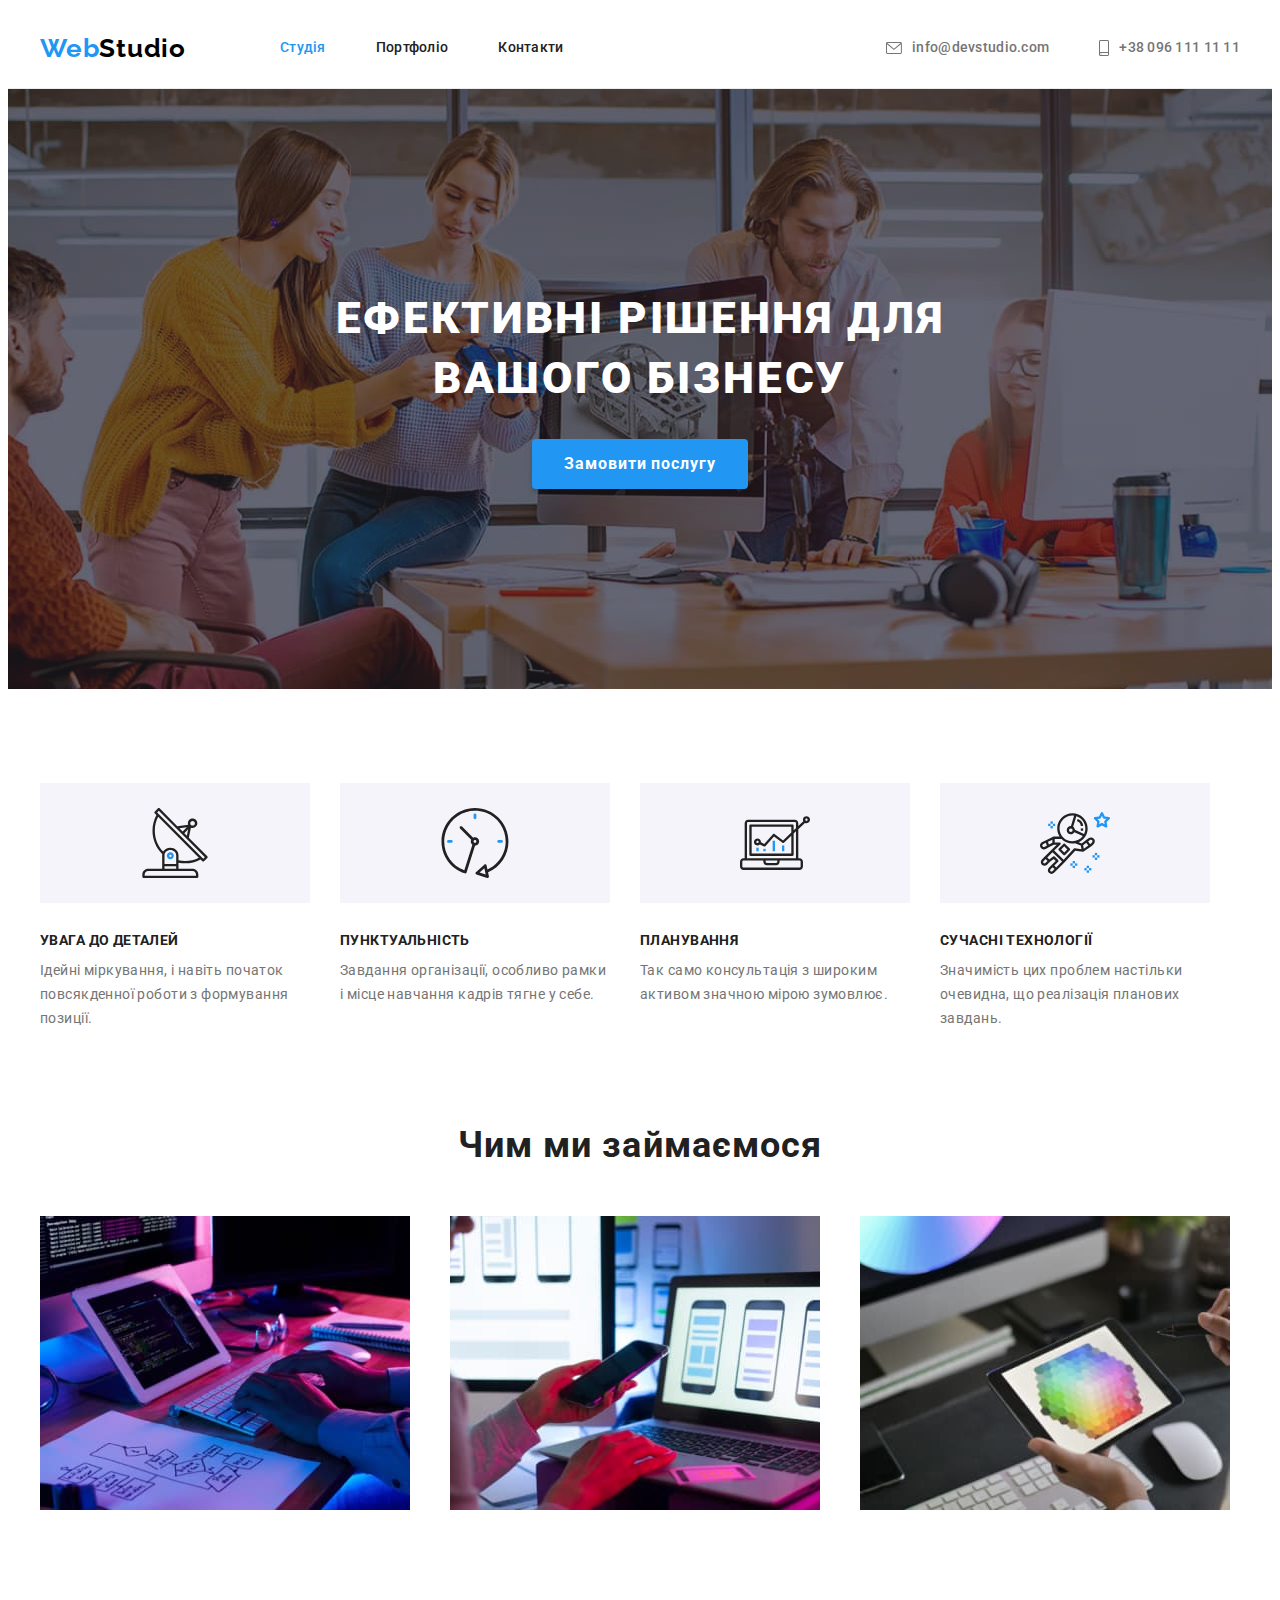
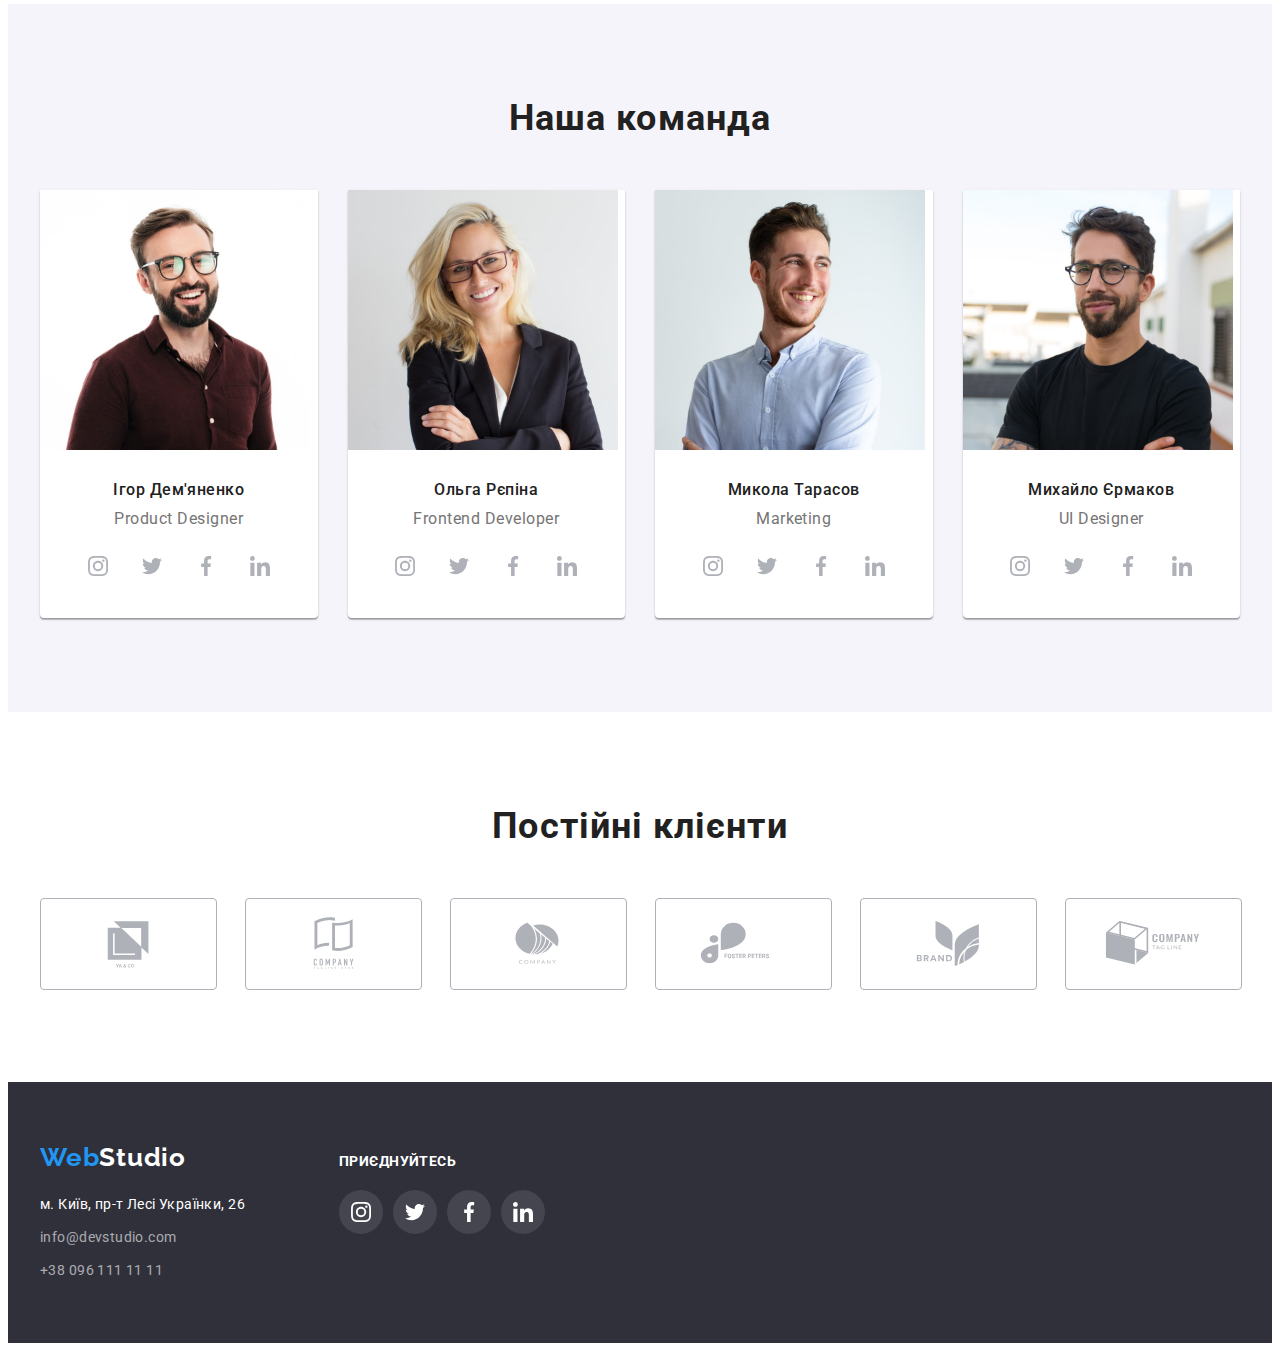
<file: index.html>
<!DOCTYPE html>
<html lang="uk">
<head>
    <meta charset="UTF-8">
    <meta http-equiv="X-UA-Compatible" content="IE=edge">
    <meta name="viewport" content="width=device-width, initial-scale=1.0">
    <title>Студія</title>
    <link rel="preconnect" href="https://fonts.googleapis.com">
    <link rel="preconnect" href="https://fonts.gstatic.com" crossorigin>
    <link href="https://fonts.googleapis.com/css2?family=Raleway:wght@700&family=Roboto:wght@400;500;700;900&display=swap" rel="stylesheet">
    <link rel="stylesheet" 
    href="https://cdnjs.cloudflare.com/ajax/libs/modern-normalize/1.1.0/modern-normalize.min.css" 
    integrity="sha512-wpPYUAdjBVSE4KJnH1VR1HeZfpl1ub8YT/NKx4PuQ5NmX2tKuGu6U/JRp5y+Y8XG2tV+wKQpNHVUX03MfMFn9Q==" 
    crossorigin="anonymous" 
    referrerpolicy="no-referrer" />
    <link rel="stylesheet" href="./css/styles.css">
</head>
<body>
    <header class="header">
        <div class="header-container container">
            <a class="header-logo link" href="./index.html"><span class="logo-part">Web</span>Studio</a>
            <nav>
                <ul class="nav-list list">
                    <li><a class="nav-link link current" href="./index.html">Студія</a></li>
                    <li><a class="nav-link link" href="./portfolio.html">Портфоліо</a></li>
                    <li><a class="nav-link link" href="#">Контакти</a></li>
                </ul>
            </nav>
            <ul class="header-contacts-list list">
                <li><a class="header-contacts link" href="mailto:info@devstudio.com">
                        <svg class="header-icon" width="16" height="12"> 
                            <use href="./images/icons.svg#icon-envelope"></use> 
                        </svg> 
                    info@devstudio.com
                    </a>
                </li>
                <li><a class="header-contacts link" href="tel:+380961111111">
                    <svg class="header-icon" width="10" height="16"> 
                        <use href="./images/icons.svg#icon-smartphone"></use> 
                    </svg> 
                    +38 096 111 11 11
                    </a>
                </li>
            </ul>
        </div>
    </header>

    <main>
        <section class="section-hero">
            <div class="container">
                <h1 class="hero-title">Ефективні рішення для вашого бізнесу</h1>
                <button class="hero-btn" type="button">Замовити послугу</button>
            </div>
        </section>

        <section class="section-benefits section">
            <div class="container">
                <h2 class="visually-hidden">Наші переваги</h2>
                <ul class="benefits-list list">
                    <li class="benefits-item">
                        <div class="benefits-icon">
                            <svg class="" width="70" height="70"> 
                                <use href="./images/icons.svg#icon-antenna"></use> 
                            </svg>
                        </div>
                        <h3 class="benefits-title">УВАГА ДО ДЕТАЛЕЙ</h3>
                        <p class="benefits-text">Ідейні міркування, і навіть початок повсякденної роботи з формування позиції.</p>
                    </li>
                    <li class="benefits-item">
                       <div class="benefits-icon">
                            <svg class="" width="70" height="70"> 
                                <use href="./images/icons.svg#icon-clock"></use> 
                            </svg>
                       </div>
                        <h3 class="benefits-title">ПУНКТУАЛЬНІСТЬ</h3>
                        <p class="benefits-text">Завдання організації, особливо рамки і місце навчання кадрів тягне у себе.</p>
                    </li>
                    <li class="benefits-item">
                        <div class="benefits-icon">
                            <svg class="" width="70" height="70"> 
                                <use href="./images/icons.svg#icon-diagram"></use> 
                            </svg>
                        </div>
                        <h3 class="benefits-title">ПЛАНУВАННЯ</h3>
                        <p class="benefits-text">Так само консультація з широким активом значною мірою зумовлює.</p>
                    </li>
                    <li class="benefits-item">
                        <div class="benefits-icon">
                            <svg class="benefits-icon-astronaut" width="70" height="70"> 
                                <use href="./images/icons.svg#icon-astronaut"></use> 
                            </svg>
                        </div>
                        <h3 class="benefits-title">СУЧАСНІ ТЕХНОЛОГІЇ</h3>
                        <p class="benefits-text">Значимість цих проблем настільки очевидна, що реалізація планових завдань.</p>
                    </li>
                </ul>
            </div>
        </section>
 
        <section class="section-about section">
            <div class="container"> 
                <h2 class="about-main-title">Чим ми займаємося</h2>
                <ul class="about-list list">
                    <li class="about-item"><img src="./images/about-img-1.jpg" alt="Десктопні додатки" width="370" height="294"></li>
                    <li class="about-item"><img src="./images/about-img-2.jpg" alt="Мобільні додатки" width="370" height="294"></li>
                    <li class="about-item"><img src="./images/about-img-3.jpg" alt="Дизайнерські рішення" width="370" height="294"></li>
                </ul>
            </div>
        </section>

        <section class="section-team section">
            <div class="container">
                <h2 class="team-main-title">Наша команда</h2>
                <ul class="team-list list">
                    <li class="team-item">
                        <img src="./images/img.jpg" alt="Член команди" width="270" height="260"> 
                        <div class="team-name">
                            <h3 class="team-title">Ігор Дем'яненко</h4> 
                            <p class="team-text">Product Designer</p>
                            <ul class="team-soc-list list">
                                <li class="team-soc-item">
                                    <a href="" target="_blank" rel="noopener noreferrer nofollow" class="team-soc-link link">
                                        <svg class="team-soc-ikon" width="20" height="20"> 
                                            <use href="./images/icons.svg#icon-instagram"></use> 
                                        </svg>
                                    </a>
                                </li>
                                <li class="team-soc-item">
                                    <a href="" target="_blank" rel="noopener noreferrer nofollow" class="team-soc-link link">
                                        <svg class="team-soc-ikon" width="20" height="20"> 
                                            <use href="./images/icons.svg#icon-twitter"></use> 
                                        </svg> 
                                    </a>
                                </li>
                                <li class="team-soc-item">
                                    <a href="" target="_blank" rel="noopener noreferrer nofollow" class="team-soc-link link">
                                        <svg class="team-soc-ikon" width="20" height="20"> 
                                            <use href="./images/icons.svg#icon-facebook"></use> 
                                        </svg>
                                    </a>
                                </li>
                                <li class="team-soc-item">
                                    <a href="" target="_blank" rel="noopener noreferrer nofollow" class="team-soc-link link">
                                        <svg class="team-soc-ikon" width="20" height="20"> 
                                            <use href="./images/icons.svg#icon-linkedin"></use> 
                                        </svg>
                                    </a>
                                </li>
                            </ul>
                        </div>
                    </li>
                    <li class="team-item">
                        <img src="./images/img2.jpg" alt="Член команди" width="270" height="260"> 
                        <div class="team-name">
                            <h3 class="team-title">Ольга Рєпіна</h4> 
                            <p class="team-text">Frontend Developer</p>
                            <ul class="team-soc-list list">
                                <li class="team-soc-item">
                                    <a href="" target="_blank" rel="noopener noreferrer nofollow" class="team-soc-link link">
                                        <svg class="team-soc-ikon" width="20" height="20"> 
                                            <use href="./images/icons.svg#icon-instagram"></use> 
                                        </svg>
                                    </a>
                                </li>
                                <li class="team-soc-item">
                                    <a href="" target="_blank" rel="noopener noreferrer nofollow" class="team-soc-link link">
                                        <svg class="team-soc-ikon" width="20" height="20"> 
                                            <use href="./images/icons.svg#icon-twitter"></use> 
                                        </svg> 
                                    </a>
                                </li>
                                <li class="team-soc-item">
                                    <a href="" target="_blank" rel="noopener noreferrer nofollow" class="team-soc-link link">
                                        <svg class="team-soc-ikon" width="20" height="20"> 
                                            <use href="./images/icons.svg#icon-facebook"></use> 
                                        </svg>
                                    </a>
                                </li>
                                <li class="team-soc-item">
                                    <a href="" target="_blank" rel="noopener noreferrer nofollow" class="team-soc-link link">
                                        <svg class="team-soc-ikon" width="20" height="20"> 
                                            <use href="./images/icons.svg#icon-linkedin"></use> 
                                        </svg>
                                    </a>
                                </li>
                            </ul>
                        </div>
                    </li>
                    <li class="team-item">
                        <img src="./images/img3.jpg" alt="Член команди" width="270" height="260"> 
                        <div class="team-name">
                            <h3 class="team-title">Микола Тарасов</h4> 
                            <p class="team-text">Marketing</p>
                            <ul class="team-soc-list list">
                                <li class="team-soc-item">
                                    <a href="" target="_blank" rel="noopener noreferrer nofollow" class="team-soc-link link">
                                        <svg class="team-soc-ikon" width="20" height="20"> 
                                            <use href="./images/icons.svg#icon-instagram"></use> 
                                        </svg>
                                    </a>
                                </li>
                                <li class="team-soc-item">
                                    <a href="" target="_blank" rel="noopener noreferrer nofollow" class="team-soc-link link">
                                        <svg class="team-soc-ikon" width="20" height="20"> 
                                            <use href="./images/icons.svg#icon-twitter"></use> 
                                        </svg> 
                                    </a>
                                </li>
                                <li class="team-soc-item">
                                    <a href="" target="_blank" rel="noopener noreferrer nofollow" class="team-soc-link link">
                                        <svg class="team-soc-ikon" width="20" height="20"> 
                                            <use href="./images/icons.svg#icon-facebook"></use> 
                                        </svg>
                                    </a>
                                </li>
                                <li class="team-soc-item">
                                    <a href="" target="_blank" rel="noopener noreferrer nofollow" class="team-soc-link link">
                                        <svg class="team-soc-ikon" width="20" height="20"> 
                                            <use href="./images/icons.svg#icon-linkedin"></use> 
                                        </svg>
                                    </a>
                                </li>
                            </ul>
                        </div>
                    </li>
                    <li class="team-item">
                        <img src="./images/img4.jpg" alt="Член команди" width="270" height="260"> 
                        <div class="team-name">
                            <h3 class="team-title">Михайло Єрмаков</h4> 
                            <p class="team-text">UI Designer</p>
                            <ul class="team-soc-list list">
                                <li class="team-soc-item">
                                    <a href="" target="_blank" rel="noopener noreferrer nofollow" class="team-soc-link link">
                                        <svg class="team-soc-ikon" width="20" height="20"> 
                                            <use href="./images/icons.svg#icon-instagram"></use> 
                                        </svg>
                                    </a>
                                </li>
                                <li class="team-soc-item">
                                    <a href="" target="_blank" rel="noopener noreferrer nofollow" class="team-soc-link link">
                                        <svg class="team-soc-ikon" width="20" height="20"> 
                                            <use href="./images/icons.svg#icon-twitter"></use> 
                                        </svg> 
                                    </a>
                                </li>
                                <li class="team-soc-item">
                                    <a href="" target="_blank" rel="noopener noreferrer nofollow" class="team-soc-link link">
                                        <svg class="team-soc-ikon" width="20" height="20"> 
                                            <use href="./images/icons.svg#icon-facebook"></use> 
                                        </svg>
                                    </a>
                                </li>
                                <li class="team-soc-item">
                                    <a href="" target="_blank" rel="noopener noreferrer nofollow" class="team-soc-link link">
                                        <svg class="team-soc-ikon" width="20" height="20"> 
                                            <use href="./images/icons.svg#icon-linkedin"></use> 
                                        </svg>
                                    </a>
                                </li>
                            </ul>
                        </div>
                    </li>
                </ul>
            </div>
        </section>

        <section class="customer-section section">
            <div class="container"> 
                <h2 class="customer-main-title">Постійні клієнти</h2>
                <ul class="customer-list list">
                    <li class="customer-item">
                        <a href="" class="customer-link link">
                            <svg class="team-soc-ikon" width="106" height="60"> 
                                <use href="./images/icons.svg#icon-Logo"></use> 
                            </svg>
                        </a>
                    </li>
                    <li class="customer-item">
                        <a href="" class="customer-link link">
                            <svg class="customer-soc-ikon" width="106" height="60"> 
                                <use href="./images/icons.svg#icon-Logo2"></use> 
                            </svg>
                        </a>
                    </li>
                    <li class="customer-item">
                        <a href="" class="customer-link link">
                            <svg class="customer-soc-ikon" width="106" height="60"> 
                                <use href="./images/icons.svg#icon-Logo3"></use> 
                            </svg>
                        </a>
                    </li>
                    <li class="customer-item">
                        <a href="" class="customer-link link">
                            <svg class="customer-soc-ikon" width="106" height="60"> 
                                <use href="./images/icons.svg#icon-Logo4"></use> 
                            </svg>
                        </a>
                    </li>
                    <li class="customer-item">
                        <a href="" class="customer-link link">
                            <svg class="customer-soc-ikon" width="106" height="60"> 
                                <use href="./images/icons.svg#icon-Logo5"></use> 
                            </svg>   
                        </a>
                    </li>
                    <li class="customer-item">
                        <a href="" class="customer-link link">
                            <svg class="customer-soc-ikon" width="106" height="60"> 
                                <use href="./images/icons.svg#icon-Logo6"></use> 
                            </svg>
                        </a>
                    </li>
                </ul>
            </div>
        </section>
    </main>

    <footer class="footer">
        <div class="container">
          <div class="footer-sections">
               <div>
                    <a class="footer-logo link" href="index.html"><span class="logo-part">Web</span>Studio</a>
                    <address>
                        <ul class="footer-contacts-list list">
                            <li class="footer-contacts-item"><a class="footer-contacts address link" href="https://goo.gl/maps/38y7UQBGhoWMTXsQ7" 
                                target="_blank" 
                                rel="noopener noreferrer nofollow">
                                м. Київ, пр-т Лесі Українки, 26
                                </a> </li>
                            <li class="footer-contacts-item"><a class="footer-contacts link" href="mailto:info@devstudio.com">info@devstudio.com</a></li>
                            <li class="footer-contacts-item"><a class="footer-contacts link" href="tel:+380961111111">+38 096 111 11 11</a></li>
                        </ul>
                    </address>
               </div>
                <div>
                    <h3 class="footer-soc-title">Приєднуйтесь</h3>
                    <ul class="footer-soc-list list">
                        <li class="footer-soc-item">
                            <a href="" target="_blank" rel="noopener noreferrer nofollow" class="footer-soc-link link">
                                <svg class="footer-soc-ikon" width="20" height="20"> 
                                    <use href="./images/icons.svg#icon-instagram"></use> 
                                </svg>
                            </a>
                        </li>
                        <li class="footer-soc-item">
                            <a href="" target="_blank" rel="noopener noreferrer nofollow" class="footer-soc-link link">
                                <svg class="footer-soc-ikon" width="20" height="20"> 
                                    <use href="./images/icons.svg#icon-twitter"></use> 
                                </svg> 
                            </a>
                        </li>
                        <li class="footer-soc-item">
                            <a href="" target="_blank" rel="noopener noreferrer nofollow" class="footer-soc-link link">
                                <svg class="footer-soc-ikon" width="20" height="20"> 
                                    <use href="./images/icons.svg#icon-facebook"></use> 
                                </svg>
                            </a>
                        </li>
                        <li class="footer-soc-item">
                            <a href="" target="_blank" rel="noopener noreferrer nofollow" class="footer-soc-link link">
                                <svg class="footer-soc-ikon" width="20" height="20"> 
                                    <use href="./images/icons.svg#icon-linkedin"></use> 
                                </svg>
                            </a>
                        </li>
                    </ul>
                </div>
          </div>
        </div>
    </footer>

</body>
</html>
</file>
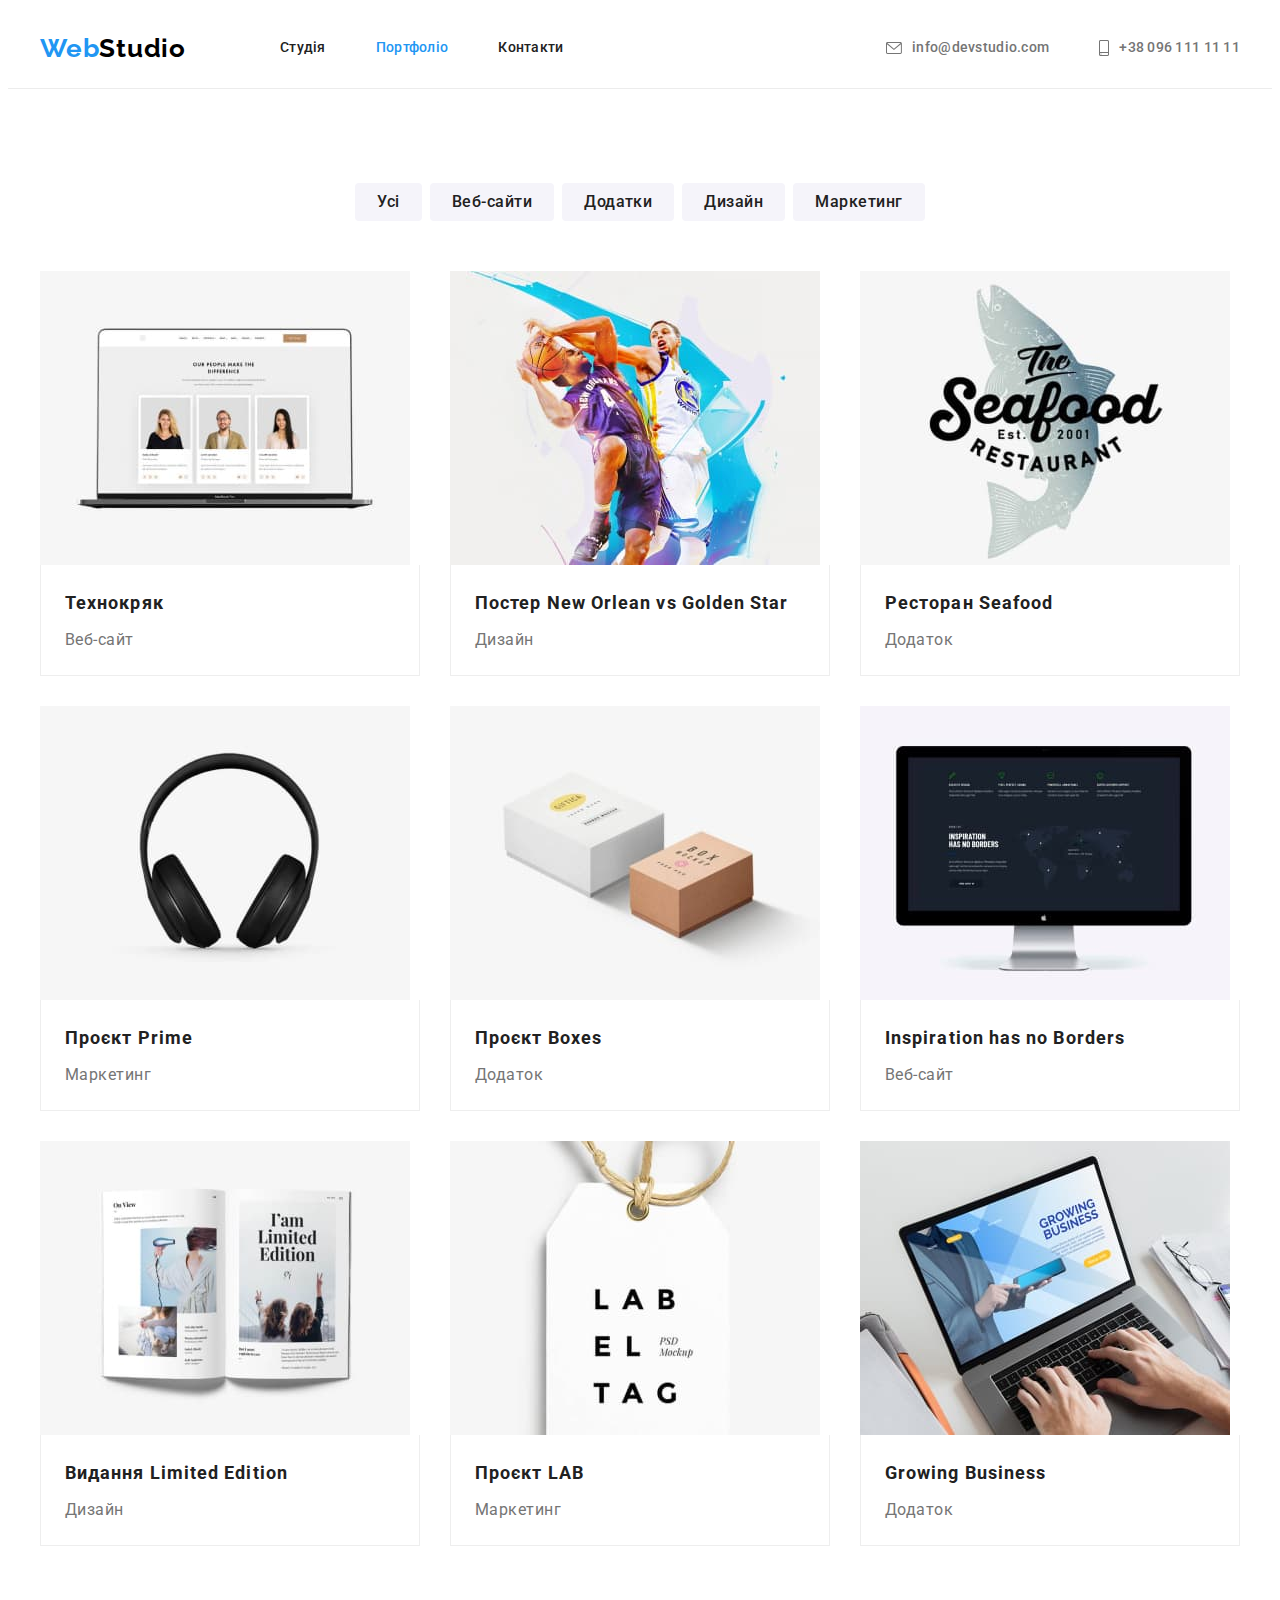
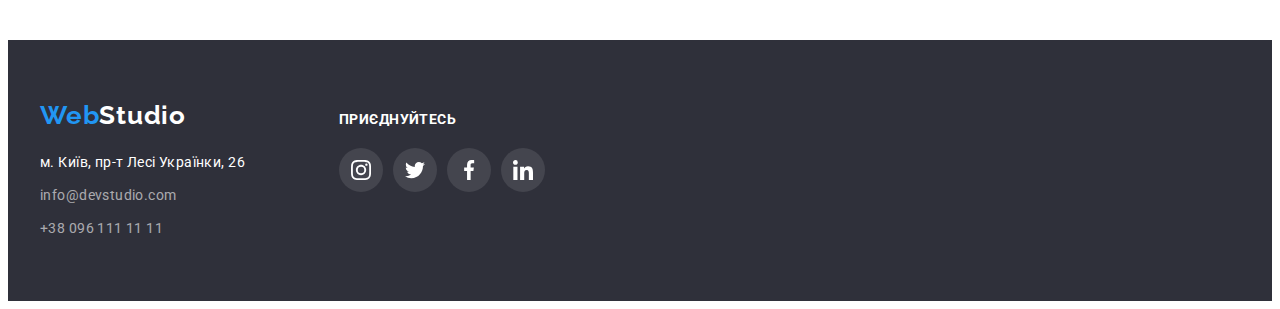
<file: portfolio.html>
<!DOCTYPE html>
<html lang="uk">
<head>
    <meta charset="UTF-8">
    <meta http-equiv="X-UA-Compatible" content="IE=edge">
    <meta name="viewport" content="width=device-width, initial-scale=1.0">
    <title>Портфоліо</title>
    <link rel="preconnect" href="https://fonts.googleapis.com">
    <link rel="preconnect" href="https://fonts.gstatic.com" crossorigin>
    <link href="https://fonts.googleapis.com/css2?family=Raleway:wght@700&family=Roboto:wght@400;500;700;900&display=swap" rel="stylesheet">
    <link rel="stylesheet" 
    href="https://cdnjs.cloudflare.com/ajax/libs/modern-normalize/1.1.0/modern-normalize.min.css" 
    integrity="sha512-wpPYUAdjBVSE4KJnH1VR1HeZfpl1ub8YT/NKx4PuQ5NmX2tKuGu6U/JRp5y+Y8XG2tV+wKQpNHVUX03MfMFn9Q==" 
    crossorigin="anonymous" 
    referrerpolicy="no-referrer" />
    <link rel="stylesheet" href="./css/styles.css">
</head>
<body>
    <header class="header">
        <div class="header-container container">
            <a class="header-logo link" href="./index.html"><span class="logo-part">Web</span>Studio</a>
            <nav>
                <ul class="nav-list list">
                    <li><a class="nav-link link" href="./index.html">Студія</a></li>
                    <li><a class="nav-link link current" href="./portfolio.html">Портфоліо</a></li>
                    <li><a class="nav-link link" href="#">Контакти</a></li>
                </ul>
            </nav>
            <ul class="header-contacts-list list">
                <li><a class="header-contacts link" href="mailto:info@devstudio.com">
                        <svg class="header-icon" width="16" height="12"> 
                            <use href="./images/icons.svg#icon-envelope"></use> 
                        </svg> 
                    info@devstudio.com
                    </a>
                </li>
                <li><a class="header-contacts link" href="tel:+380961111111">
                    <svg class="header-icon" width="10" height="16"> 
                        <use href="./images/icons.svg#icon-smartphone"></use> 
                    </svg> 
                    +38 096 111 11 11
                    </a>
                </li>
            </ul>
        </div>
    </header>

    <main>
        <section class="section-portfolio section">
            <div class="container">
                <h1 class="visually-hidden">Наші роботи</h1>
                <ul class="filter-list list">
                    <li><button class="filter-btn" type="button">Усі</button></li>
                    <li><button class="filter-btn" type="button">Веб-сайти</button></li>
                    <li><button class="filter-btn" type="button">Додатки</button></li>
                    <li><button class="filter-btn" type="button">Дизайн</button></li>
                    <li><button class="filter-btn" type="button">Маркетинг</button></li>
                </ul>
                <ul class="portfolio-list list">
                    <li class="portfolio-item"> <a class="portfolio-link link" href="">
                        <img src="./images/img-portfolio-1.jpg" alt="Приклад роботи" width="370" >
                        <div class="portfolio-name"><h2 class="portfolio-title">Технокряк</h2>
                        <p class="portfolio-text">Веб-сайт</p></div>
                    </a>
                    </li>

                    <li class="portfolio-item"> <a class="portfolio-link link" href=""> 
                        <img src="./images/img-portfolio-2.jpg" alt="Приклад роботи" width="370" ">
                        <div class="portfolio-name"><h2 class="portfolio-title">Постер New Orlean vs Golden Star </h2>
                        <p class="portfolio-text">Дизайн</p></div>
                    </a>
                    </li>

                    <li class="portfolio-item"> <a class="portfolio-link link" href=""> 
                        <img src="./images/img-portfolio-3.jpg" alt="Приклад роботи" width="370" >
                        <div class="portfolio-name"><h2 class="portfolio-title">Ресторан Seafood</h2>
                        <p class="portfolio-text">Додаток</p></div>
                    </a>
                    </li>

                    <li class="portfolio-item"> <a class="portfolio-link link" href=""> 
                        <img src="./images/img-portfolio-4.jpg" alt="Приклад роботи" width="370" height="294">
                        <div class="portfolio-name"><h2 class="portfolio-title">Проєкт Prime</h2>
                        <p class="portfolio-text">Маркетинг</p></div>
                    </a>
                    </li>

                    <li class="portfolio-item"> <a class="portfolio-link link" href="">
                        <img src="./images/img-portfolio-5.jpg" alt="Приклад роботи" width="370" height="294">
                        <div class="portfolio-name"><h2 class="portfolio-title">Проєкт Boxes</h2>
                        <p class="portfolio-text">Додаток</p></div>
                    </a>
                    </li>

                    <li class="portfolio-item"> <a class="portfolio-link link" href="">
                        <img src="./images/img-portfolio-6.jpg" alt="Приклад роботи" width="370" height="294">
                        <div class="portfolio-name"><h2 class="portfolio-title">Inspiration has no Borders</h2>
                        <p class="portfolio-text">Веб-сайт</p></div>
                    </a>
                    </li>

                    <li class="portfolio-item"> <a class="portfolio-link link" href="">
                        <img src="./images/img-portfolio-7.jpg" alt="Приклад роботи" width="370" height="294">
                        <div class="portfolio-name"><h2 class="portfolio-title">Видання Limited Edition</h2>
                        <p class="portfolio-text">Дизайн</p></div>
                    </a>
                    </li>

                    <li class="portfolio-item"> <a class="portfolio-link link" href="">
                        <img src="./images/img-portfolio-8.jpg" alt="Приклад роботи" width="370" height="294">
                        <div class="portfolio-name"><h2 class="portfolio-title">Проєкт LAB</h2>
                        <p class="portfolio-text">Маркетинг</p></div>
                    </a>
                    </li>

                    <li class="portfolio-item"> <a class="portfolio-link link" href="">
                        <img src="./images/img-portfolio-9.jpg" alt="Приклад роботи" width="370" height="294">
                        <div class="portfolio-name"><h2 class="portfolio-title">Growing Business</h2>
                        <p class="portfolio-text">Додаток</p></div>
                    </a>
                    </li>
                </ul>
            </div>
        </section>
    </main>

    <footer class="footer">
        <div class="container">
          <div class="footer-sections">
               <div>
                    <a class="footer-logo link" href="index.html"><span class="logo-part">Web</span>Studio</a>
                    <address>
                        <ul class="footer-contacts-list list">
                            <li class="footer-contacts-item"><a class="footer-contacts address link" href="https://goo.gl/maps/38y7UQBGhoWMTXsQ7" 
                                target="_blank" 
                                rel="noopener noreferrer nofollow">
                                м. Київ, пр-т Лесі Українки, 26
                                </a> </li>
                            <li class="footer-contacts-item"><a class="footer-contacts link" href="mailto:info@devstudio.com">info@devstudio.com</a></li>
                            <li class="footer-contacts-item"><a class="footer-contacts link" href="tel:+380961111111">+38 096 111 11 11</a></li>
                        </ul>
                    </address>
               </div>
                <div>
                    <h3 class="footer-soc-title">Приєднуйтесь</h3>
                    <ul class="footer-soc-list list">
                        <li class="footer-soc-item">
                            <a href="" target="_blank" rel="noopener noreferrer nofollow" class="footer-soc-link link">
                                <svg class="footer-soc-ikon" width="20" height="20"> 
                                    <use href="./images/icons.svg#icon-instagram"></use> 
                                </svg>
                            </a>
                        </li>
                        <li class="footer-soc-item">
                            <a href="" target="_blank" rel="noopener noreferrer nofollow" class="footer-soc-link link">
                                <svg class="footer-soc-ikon" width="20" height="20"> 
                                    <use href="./images/icons.svg#icon-twitter"></use> 
                                </svg> 
                            </a>
                        </li>
                        <li class="footer-soc-item">
                            <a href="" target="_blank" rel="noopener noreferrer nofollow" class="footer-soc-link link">
                                <svg class="footer-soc-ikon" width="20" height="20"> 
                                    <use href="./images/icons.svg#icon-facebook"></use> 
                                </svg>
                            </a>
                        </li>
                        <li class="footer-soc-item">
                            <a href="" target="_blank" rel="noopener noreferrer nofollow" class="footer-soc-link link">
                                <svg class="footer-soc-ikon" width="20" height="20"> 
                                    <use href="./images/icons.svg#icon-linkedin"></use> 
                                </svg>
                            </a>
                        </li>
                    </ul>
                </div>
          </div>
        </div>
    </footer>

</body>
</html>
</file>
<file: css/styles.css>
/* font-family: 'Raleway', sans-serif;
font-family: 'Roboto', sans-serif;  */

:root{
    --primary-text-color:#757575;
    --title-text-color:#212121;;
    --dark-background-text-color:#FFFFFF;
    --accent-color: #2196F3;
    --contacts-footer-text-color: rgba(255, 255, 255, 0.6);
    --btn-active-color:#188CE8;

    --logo-header-color:#000000;
    --logo-footer-color: #FFFFFF;

    --primari-background-color:#FFFFFF;
    --team-background-color: #F5F4FA;
    --dark-background-color:#2F303A;
    
}

p,
h1,
h2,
h3,
h4,
h5,
h6{
    margin: 0;
}

ul,
ol{
    margin: 0;
    padding-left: 0;
}

button{
    cursor: pointer;
}

address{
    font-style: normal;
}

img{
    display: block;
    max-width: 100%;
    height: auto;
}

body{
    font-family: 'Roboto', sans-serif;
    color: var(--primary-text-color);
    background-color: var(--primari-background-color);
}

.section{
    padding-top: 94px;
    padding-bottom: 94px;
}

.container{
    width: 1200px;
    padding-left: 15px;
    padding-right: 15px;
    margin: 0 auto;
}

.list{
    list-style: none;
}

.link{
    text-decoration: none;
}

.visually-hidden {
    position: absolute;
    width: 1px;
    height: 1px;
    margin: -1px;
    border: 0;
    padding: 0;
    
    white-space: nowrap;
    clip-path: inset(100%);
    clip: rect(0 0 0 0);
    overflow: hidden;
  }


/* ------------------HEDER----------------- */

.header{
    background-color:var(--primari-background-color);
    border-bottom: 1px solid #ECECEC;
}

.header-container{
    display: flex;
    align-items:center;
}

.header-logo,
.footer-logo{
    font-family: 'Raleway', sans-serif;
    font-weight: 700;
    font-size: 26px;
    line-height: 1.19;
    letter-spacing: 0.03em;
    color: var(--logo-header-color);
}
.logo-part{
    color: var(--accent-color);
}

.header-logo{
    color: var(--logo-header-color);
    margin-right: 94px;
}

.nav-list{
    display: flex;
    align-items:center;
    gap: 50px;
}

.nav-list .current{
    color: var(--accent-color);
}
.nav-link{
    font-weight: 500;
    font-size: 14px;
    line-height: 1.14;
    letter-spacing: 0.02em;
    color:var(--title-text-color);

    padding-top: 32px;
    padding-bottom: 32px;
    display: block;
}

.nav-link:hover,
.nav-link:focus
{
    color:var(--accent-color);
}

.header-contacts-list{
    display: flex;
    margin-left: auto;
    gap: 50px;
}

.header-contacts{
    font-weight: 500;
    font-size: 14px;
    line-height: 1.14;
    letter-spacing: 0.02em;
    color: var(--primary-text-color);

    padding-top: 32px;
    padding-bottom: 32px;
    display: flex;
    align-items: center;
}
.header-icon{
    fill: currentColor;
    margin-right: 10px;
}

.header-contacts:hover,
.header-contacts:focus{
    color: var(--accent-color);
}

/* ------------------SECTION HERO----------------- */

.section-hero{
    background-color: #C4C4C4;
    background-image: linear-gradient(
        rgba(47, 48, 58, 0.4),
        rgba(47, 48, 58, 0.4)
        ),
        url(../images/Image-background.jpg);
    background-repeat: no-repeat;
    background-position: center;
    background-size: cover;
    max-width: 1600px;
    margin: 0 auto;
    
    padding-top: 200px;
    padding-bottom: 200px;
    text-align: center;
}

.hero-title{
    font-weight: 900;
    font-size: 44px;
    line-height: 1.36;
    text-align: center;
    letter-spacing: 0.06em;
    text-transform: uppercase;
    color: var(--dark-background-text-color);

    max-width: 696px;
    margin: 0 auto 30px auto;
}

.hero-btn{
    font-family: inherit;
    font-weight: 700;
    font-size: 16px;
    line-height: 1.88;
    text-align: center;
    letter-spacing: 0.06em;
    color: var(--dark-background-text-color);
    background-color: var(--accent-color);
    box-shadow: 0px 4px 4px rgba(0, 0, 0, 0.15);
    cursor: pointer;
    
    min-width: 216px;
    padding: 10px 32px;
    border:0;
    border-radius: 4px;
}

.hero-btn:hover,
.hero-btn:focus{
    background-color:var(--btn-active-color);
}

/* ------------------SECTION BENEFITS----------------- */

.section-benefits {
    background-color:var(--primari-background-color);
    padding-bottom: 0;
}

.benefits-list{
    display: flex;
    gap: 30px;
}

.benefits-item{
    width: 270px;
}

.benefits-icon{
    width: 100%;
    height: 120px;
    display: flex;
    align-items: center;
    justify-content: center;
    background-color: rgba(245, 244, 250, 1);
    margin-bottom: 30px;
}

.benefits-title{
    font-size: 14px;
    line-height: 1.14;
    letter-spacing: 0.03em;
    text-transform: uppercase;
    color: var(--title-text-color);
    margin-bottom: 10px;
}

.benefits-text{
    font-size: 14px;
    line-height: 1.71;
    letter-spacing: 0.03em;
    color: var(--primary-text-color);
}

/* ------------------SECTION ABOUT----------------- */
.section-about{
    background-color:var(--primari-background-color); 
}

.about-main-title{
    font-size: 36px;
    line-height:1.16;
    text-align: center;
    letter-spacing: 0.03em;
    color: var(--title-text-color);

    margin-bottom: 50px;
}

.about-list{
    display: flex;
    gap: 30px;
}
.about-item{
    width: calc((100% - 60px) / 3); 
}

/* ------------------SECTION TEAM----------------- */

.section-team{
    background-color: var(--team-background-color); 
}

.team-list{
    display: flex;
    gap: 30px;
}
.team-item{
    background-color: var(--primari-background-color); 
    width: calc((100% - 90px) / 4);
    box-shadow: 0px 1px 3px rgba(0, 0, 0, 0.12), 
    0px 1px 1px rgba(0, 0, 0, 0.14), 
    0px 2px 1px rgba(0, 0, 0, 0.2);

    border-radius: 0px 0px 4px 4px; 
}

.team-main-title{
    font-size: 36px;
    line-height:1.16;
    text-align: center;
    letter-spacing: 0.03em;
    color: var(--title-text-color); 
    
    margin-bottom: 50px;
}

.team-name{
    padding-top: 30px;
    padding-bottom: 30px;
}


.team-title{
    font-weight: 500;
    font-size: 16px;
    line-height: 1.19;
    text-align: center;
    letter-spacing: 0.03em;
    color: var(--title-text-color);

    margin-bottom: 10px
}
.team-text{
    font-size: 16px;
    line-height: 1.19;
    text-align: center;
    letter-spacing: 0.03em;
    color: var(--primary-text-color);
    margin-bottom: 16px;
}

.team-soc-list{
    display: flex;
    justify-content: center;
    gap: 10px;
}

.team-soc-item{
    width: 44px;
    height: 44px;
}

.team-soc-link{
    width: 100%;
    height: 100%;
    border-radius: 50%;
    display: flex;
    align-items: center;
    justify-content: center;
    color: rgba(175, 177, 184, 1);
}
.team-soc-link:hover,
.team-soc-link:focus{
    background: var(--accent-color);  
    color: var(--dark-background-text-color); 
}

.team-soc-ikon{
    fill: currentColor;
}

/* ------------------CUSTOMER----------------- */

.customer-main-title{
    font-size: 36px;
    line-height:1.16;
    text-align: center;
    letter-spacing: 0.03em;
    color: var(--title-text-color); 
    
    margin-bottom: 50px;
}

.customer-list{
    display: flex;
    justify-content: center;
    gap: 30px;
}

.customer-item{
    width: calc((100% - 150px) / 6);
    height: 90px;
}

.customer-link{
    width: 100%;
    height: 100%;
    border: 1px solid rgba(175, 177, 184, 1);
    border-radius: 4px;
    display: flex;
    align-items: center;
    justify-content: center;
    color: rgba(175, 177, 184, 1);
}

.customer-soc-ikon{
    fill: currentColor;
}

.customer-link:hover,
.customer-link:focus{
    color: var(--accent-color);
    border-color: var(--accent-color);   
}

/* ------------------FOOTER----------------- */

.footer{
    background-color: var(--dark-background-color);
    padding-top: 60px;
    padding-bottom: 60px;
}

.footer-logo{
    color: var(--logo-footer-color);
    display: block;
    margin-bottom: 20px;
}

.footer-contacts-item:not(:last-child) {
    margin-bottom: 9px;
}

.footer-contacts{
    font-style: normal;
    font-size: 14px;
    line-height: 1.71;
    letter-spacing: 0.03em;
}

.footer-contacts{
    color:var(--contacts-footer-text-color);
}

.address{
    color: var(--dark-background-text-color);
}

.footer-contacts:hover,
.footer-contacts:focus{
    color: var(--accent-color);
}

.footer-sections{
    display: flex;
    gap: 94px;
    align-items: baseline;
}

.footer-soc-title{
    font-family: 'Roboto';
    font-style: normal;
    font-weight: 700;
    font-size: 14px;
    line-height: 1.14;
    letter-spacing: 0.03em;
    text-transform: uppercase;
    color: var(--dark-background-text-color);
    margin-bottom: 20px;
}
.footer-soc-list{
    display: flex;
    justify-content: center;
    gap: 10px;
}

.footer-soc-item{
    width: 44px;
    height: 44px;
}

.footer-soc-link{
    width: 100%;
    height: 100%;
    border-radius: 50%;
    display: flex;
    align-items: center;
    justify-content: center;
    background-color:rgba(255, 255, 255, 0.1);
}
.footer-soc-link:hover,
.footer-soc-link:focus{
    background: var(--accent-color); 
}

.footer-soc-ikon{
    fill: var(--dark-background-text-color);
}

/* ------------------PORTFOLIO----------------- */

.section-portfolio{
    background-color:var(--primari-background-color);
}

.filter-list{
    display: flex;
    justify-content:center;
    gap: 8px;
    margin-bottom: 50px;
}

.filter-btn{
    font-family: inherit;
    font-weight: 500;
    font-size: 16px;
    line-height: 1.62;
    text-align: center;
    letter-spacing: 0.03em;
    color: var(--title-text-color);
    cursor: pointer;
    background-color: var(--team-background-color);

    height: 38px;
    padding: 6px 22px;
    border: 0;
    border-radius: 4px;
}

.filter-btn:hover,
.filter-btn:focus{
    color: var(--dark-background-text-color); 
    background-color:var(--accent-color);
}

.portfolio-list{
    display: flex;
    gap: 30px;
    flex-wrap: wrap;
}

.portfolio-item{
    width: calc((100% - 60px) / 3);
}

.portfolio-link{
    display: block;
}

.portfolio-link:focus,
.portfolio-link:hover{
    box-shadow: 0px 1px 1px rgba(0, 0, 0, 0.12), 
    0px 4px 4px rgba(0, 0, 0, 0.06), 
    1px 4px 6px rgba(0, 0, 0, 0.16);
}


.portfolio-name{
    padding: 20px 24px;
    border-right: 1px solid #EEEEEE;
    border-bottom: 1px solid #EEEEEE;
    border-left: 1px solid #EEEEEE;
}


.portfolio-title{
    font-size: 18px;
    line-height: 2;
    letter-spacing: 0.06em;
    color: var(--title-text-color);
    margin-bottom: 4px;
}

.portfolio-text{
    font-size: 16px;
    line-height: 1.88;
    letter-spacing: 0.03em;
    color: var(--primary-text-color);
}
</file>
